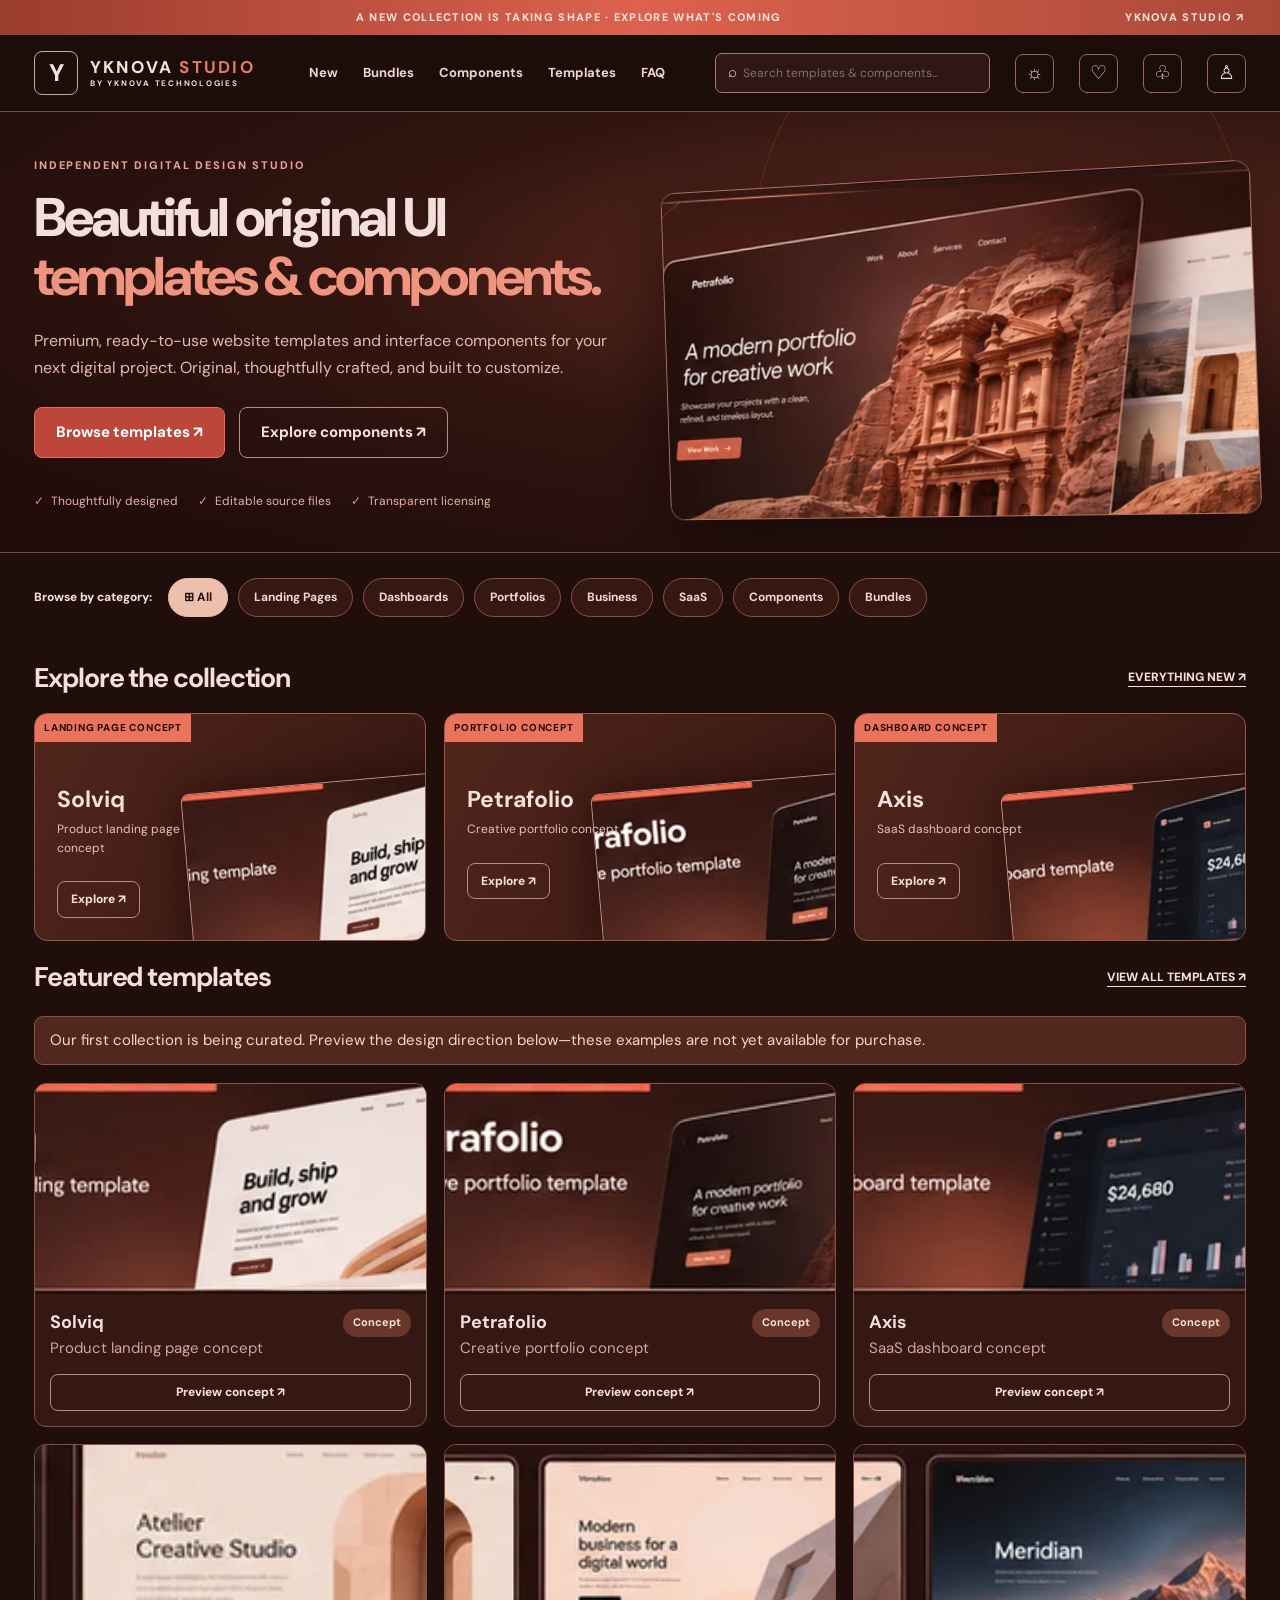
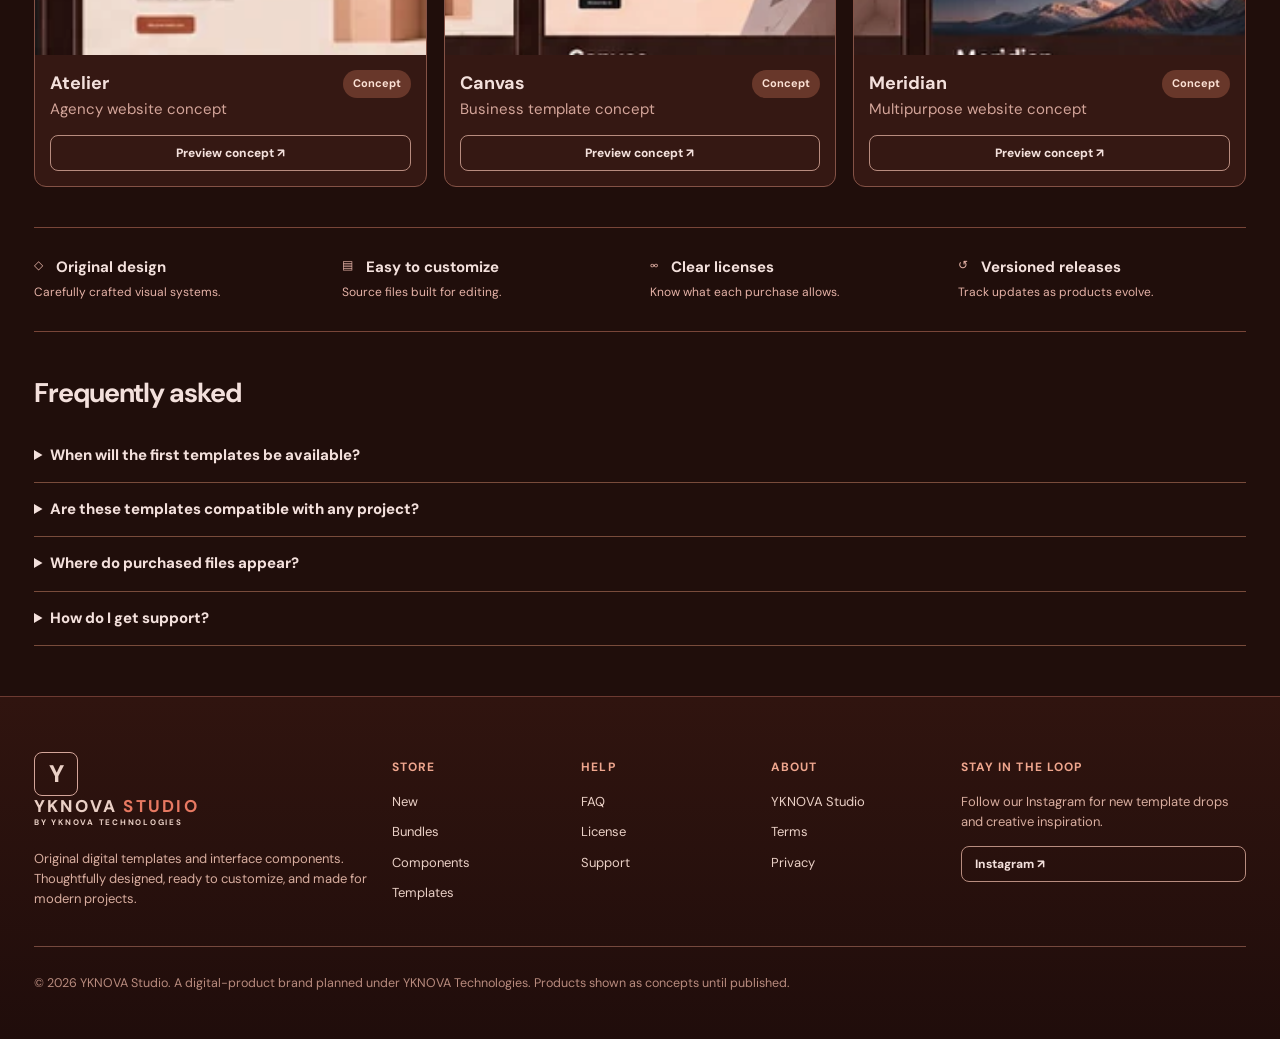
<file: index.html>
<!DOCTYPE html><html lang="en"><head><meta charset="UTF-8"><meta name="viewport" content="width=device-width,initial-scale=1"><meta name="theme-color" content="#200d0a"><meta name="description" content="YKNOVA Studio — original digital templates and interface components."><title>YKNOVA Studio | Templates & Components</title><link rel="preconnect" href="https://fonts.googleapis.com"><link rel="preconnect" href="https://fonts.gstatic.com" crossorigin><link href="https://fonts.googleapis.com/css2?family=DM+Sans:wght@400;500;600;700;800&family=Manrope:wght@400;500;600;700;800&display=swap" rel="stylesheet"><link rel="stylesheet" href="styles.css"></head><body><div id="app"></div><div id="toast" aria-live="polite"></div><script src="config.js"></script><script src="app.js"></script></body></html>
</file>
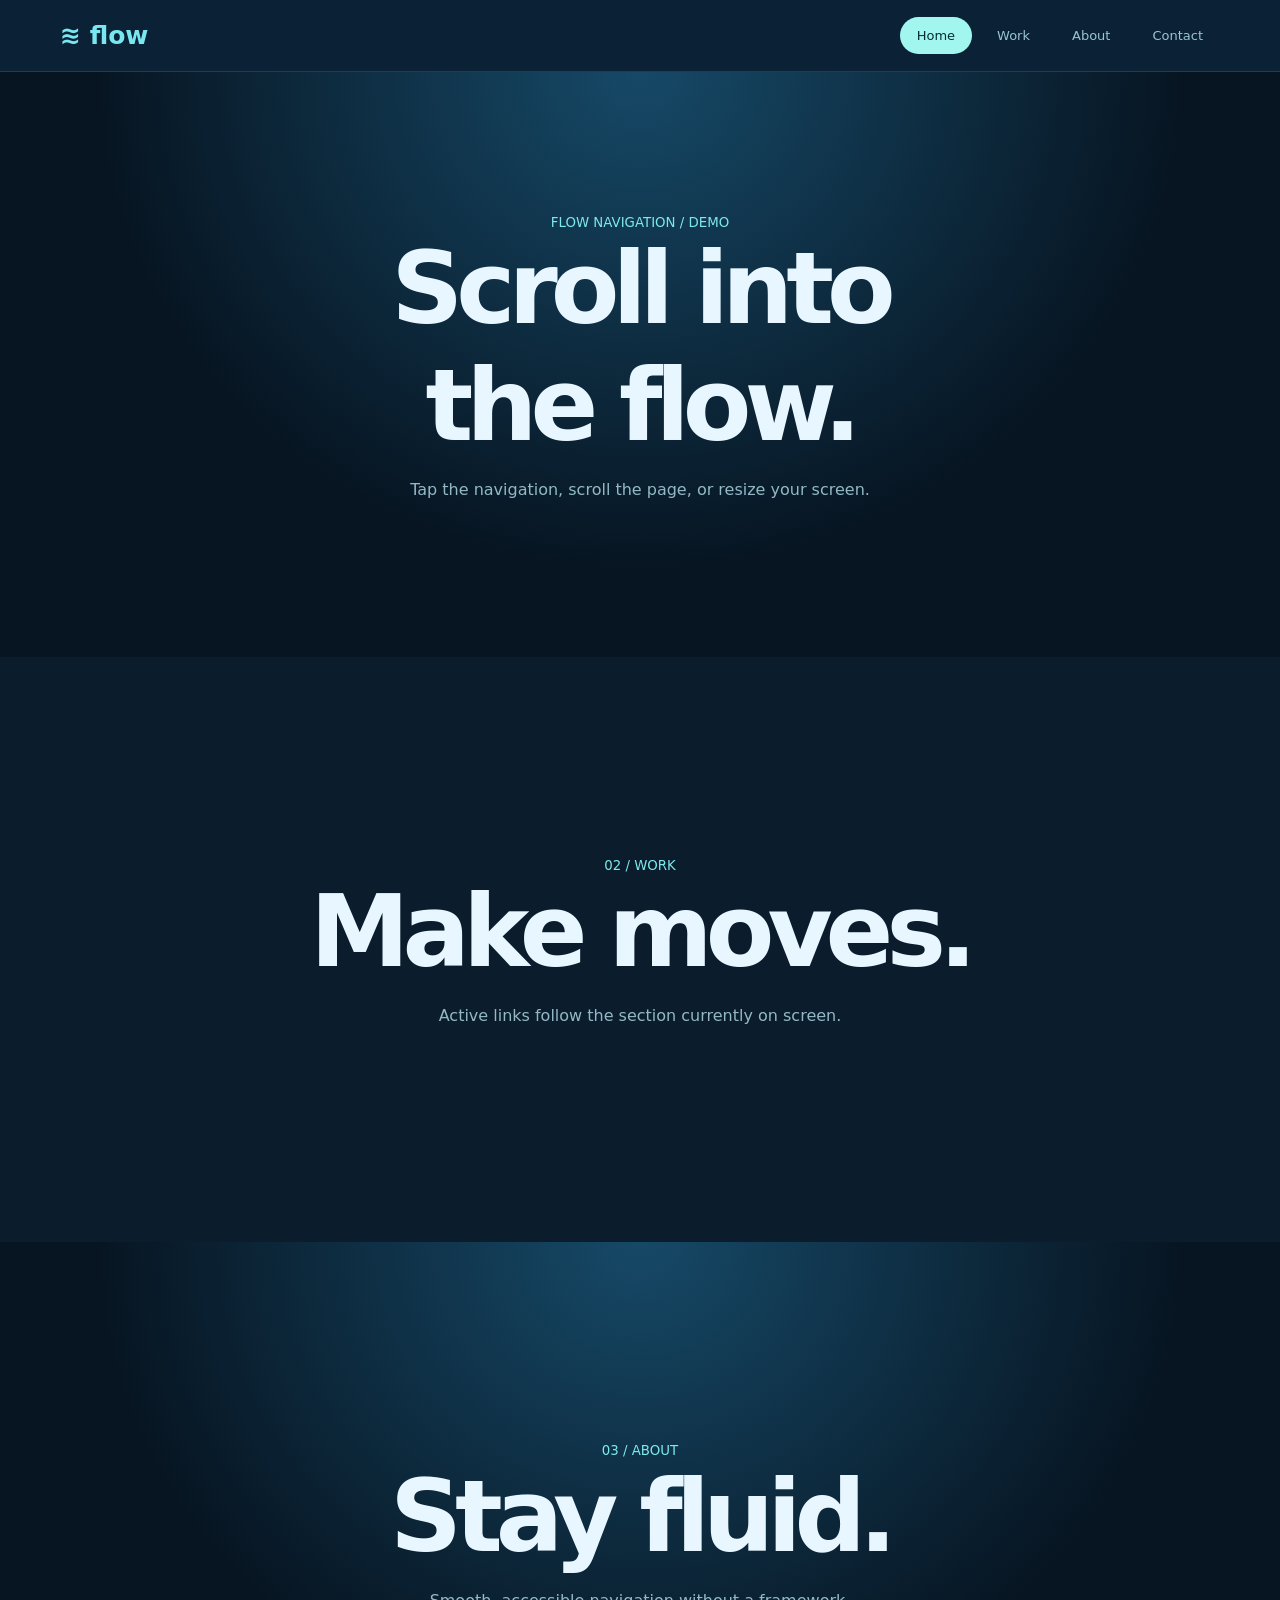
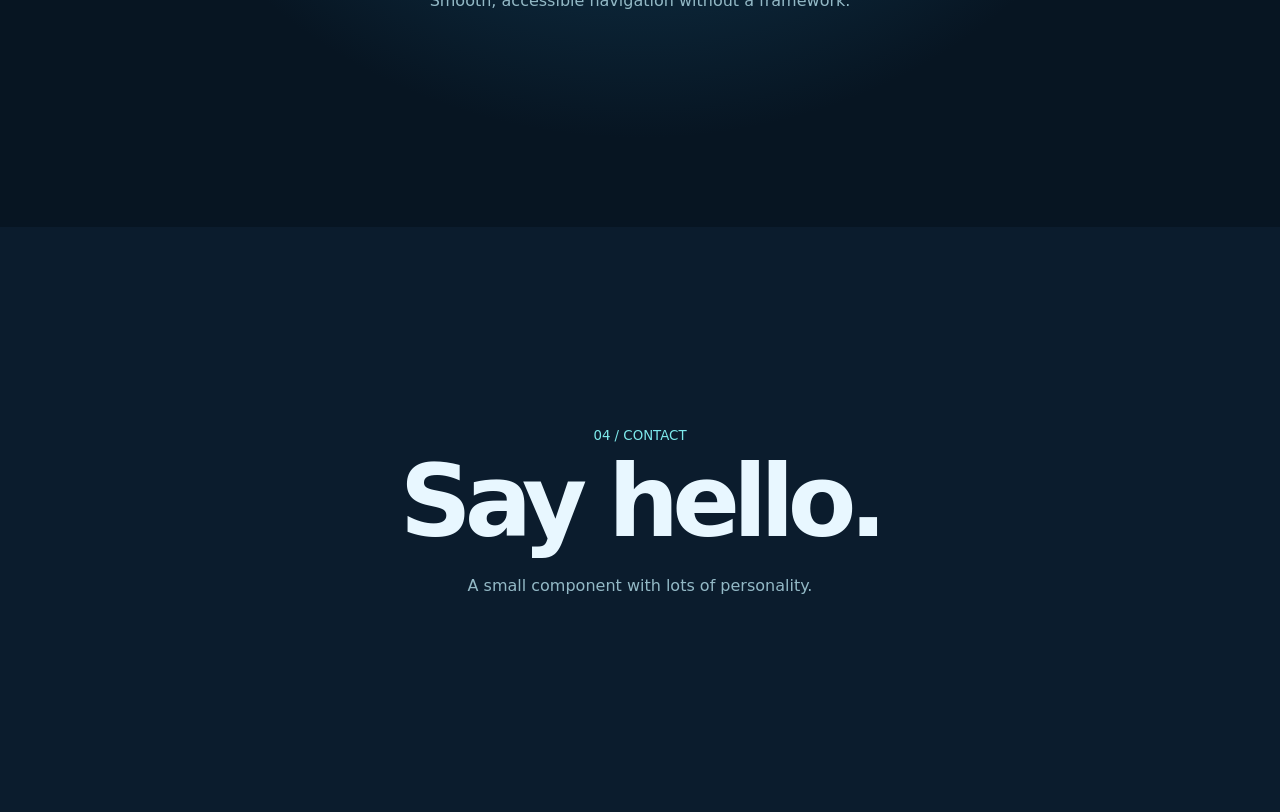
<file: demos/flow-nav.html>
<!DOCTYPE html><html lang="en"><head><meta charset="utf-8"><meta name="viewport" content="width=device-width,initial-scale=1"><title>Flow Navigation</title><style>*{box-sizing:border-box}html{scroll-behavior:smooth}body{margin:0;color:#e8f7ff;background:#071522;font-family:system-ui,Arial}header{position:sticky;top:0;display:flex;align-items:center;justify-content:space-between;gap:20px;padding:17px clamp(18px,5vw,60px);background:#0b2238f0;backdrop-filter:blur(16px);border-bottom:1px solid #47758d55;z-index:5}.logo{color:#78e7f0;font-size:25px;font-weight:800}nav{display:flex;gap:8px}nav a{color:#9bc4d5;text-decoration:none;padding:11px 17px;border-radius:30px;font-size:13px;transition:.25s}nav a.active,nav a:hover{color:#052c37;background:#a1f6f0}#menu{display:none;background:transparent;color:white;border:1px solid #5c9bb2;border-radius:8px;padding:8px 12px}section{min-height:65vh;display:flex;flex-direction:column;align-items:center;justify-content:center;text-align:center;padding:40px;background:radial-gradient(ellipse at top,#164967,transparent 60%)}section:nth-of-type(even){background:#0b1c2d}h1{font-size:clamp(40px,8vw,100px);letter-spacing:-.07em;margin:0}p{color:#93b9c6}small{color:#7de9eb}@media(max-width:620px){#menu{display:block}nav{display:none;position:absolute;left:0;right:0;top:68px;padding:15px;background:#0b2238;flex-direction:column}nav.open{display:flex}}</style></head><body><header><div class="logo">≋ flow</div><button id="menu" aria-controls="nav" aria-expanded="false">☰ Menu</button><nav id="nav"><a class="active" href="#home">Home</a><a href="#work">Work</a><a href="#about">About</a><a href="#contact">Contact</a></nav></header><section id="home"><small>FLOW NAVIGATION / DEMO</small><h1>Scroll into<br>the flow.</h1><p>Tap the navigation, scroll the page, or resize your screen.</p></section><section id="work"><small>02 / WORK</small><h1>Make moves.</h1><p>Active links follow the section currently on screen.</p></section><section id="about"><small>03 / ABOUT</small><h1>Stay fluid.</h1><p>Smooth, accessible navigation without a framework.</p></section><section id="contact"><small>04 / CONTACT</small><h1>Say hello.</h1><p>A small component with lots of personality.</p></section><script>const links=[...document.querySelectorAll('nav a')],menu=document.querySelector('#menu'),nav=document.querySelector('#nav');menu.onclick=()=>{const opened=nav.classList.toggle('open');menu.setAttribute('aria-expanded',String(opened))};links.forEach(a=>a.onclick=()=>{nav.classList.remove('open');menu.setAttribute('aria-expanded','false')});const observer=new IntersectionObserver(entries=>entries.forEach(e=>{if(e.isIntersecting)links.forEach(a=>a.classList.toggle('active',a.hash==='#'+e.target.id))}),{rootMargin:'-25% 0px -55% 0px'});document.querySelectorAll('section').forEach(s=>observer.observe(s));</script></body></html>
</file>
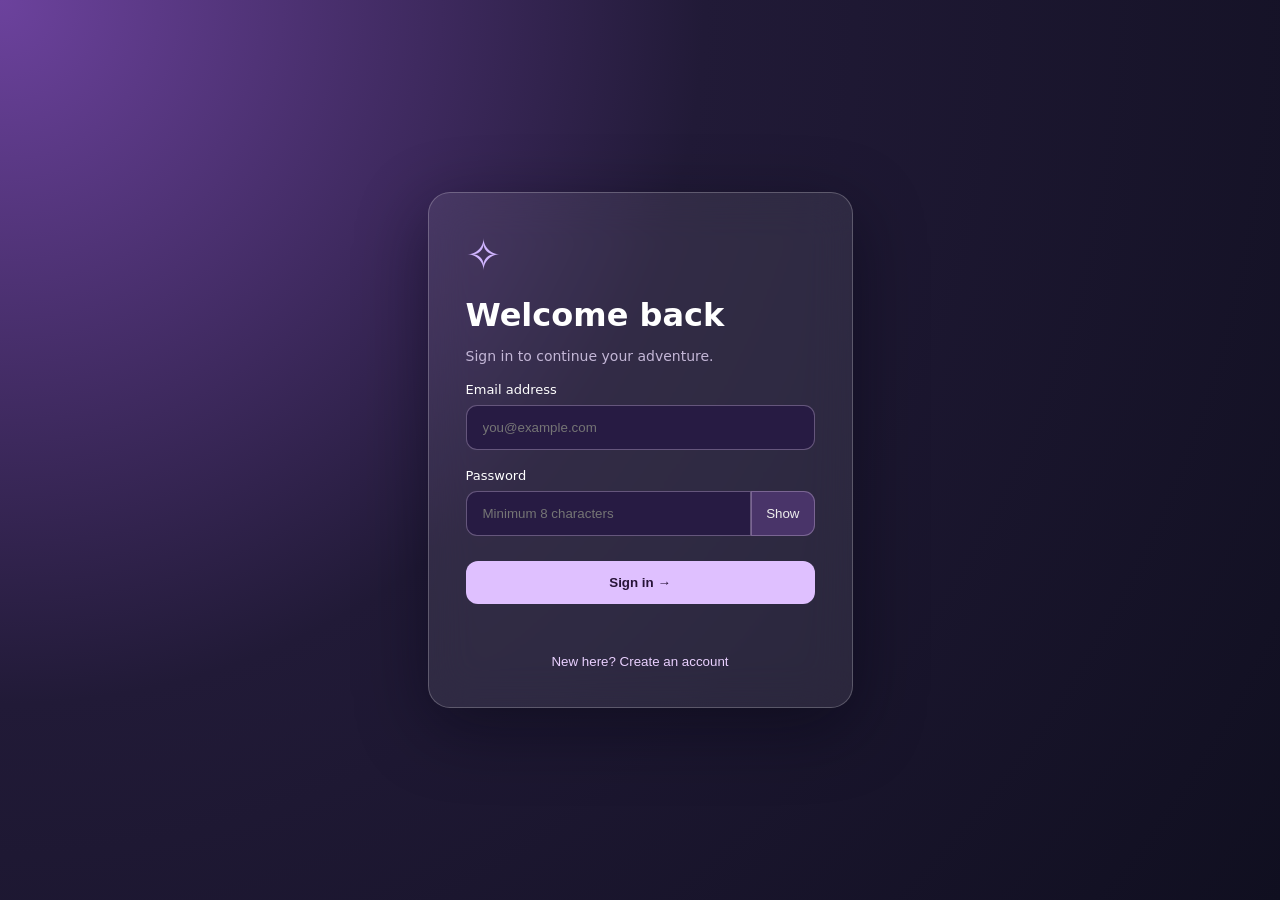
<file: demos/orbit-auth.html>
<!DOCTYPE html><html lang="en"><head><meta charset="utf-8"><meta name="viewport" content="width=device-width,initial-scale=1"><title>Orbit Auth</title><style>*{box-sizing:border-box}body{margin:0;min-height:100vh;background:radial-gradient(circle at 0% 0%,#6c429d,#211a37 45%,#100f20);color:#fff;font-family:system-ui,Arial;display:grid;place-items:center;padding:20px}.card{width:min(100%,425px);border:1px solid #ffffff3a;background:#ffffff14;backdrop-filter:blur(22px);padding:37px;border-radius:22px;box-shadow:0 20px 70px #05041170}.symbol{font-size:43px;color:#d0b5ff}.muted{color:#c4b7d7;font-size:14px}h1{margin:16px 0 6px}label{font-size:13px;display:block;margin:18px 0 8px}input{width:100%;padding:14px 16px;border:1px solid #c4b0d266;border-radius:11px;color:#fff;background:#271b43;outline:0}input:focus{border-color:#e5c7ff}.password{display:flex}.password input{border-radius:11px 0 0 11px}.password button{background:#493469;color:#eee;border:1px solid #c4b0d266;border-radius:0 11px 11px 0;padding:0 14px}.submit{width:100%;background:#dfc0ff;color:#271337;border:0;padding:14px;border-radius:12px;font-weight:800;margin-top:25px;cursor:pointer}.toggle{display:block;color:#e9d0ff;border:0;background:none;margin:18px auto 0;cursor:pointer}.msg{font-size:12px;margin-top:15px;min-height:16px}.ok{color:#c6ffc6}.error{color:#ffd1da}</style></head><body><form class="card" id="form" novalidate><div class="symbol">✧</div><h1 id="heading">Welcome back</h1><p class="muted" id="lead">Sign in to continue your adventure.</p><label for="email">Email address</label><input id="email" type="email" autocomplete="email" placeholder="you@example.com" required><label for="password">Password</label><div class="password"><input id="password" type="password" autocomplete="current-password" placeholder="Minimum 8 characters" minlength="8" required><button type="button" id="show" aria-label="Show password">Show</button></div><button type="submit" class="submit" id="submit">Sign in →</button><div class="msg" id="msg" role="status" aria-live="polite"></div><button type="button" class="toggle" id="toggle">New here? Create an account</button></form><script>let signup=false;const q=id=>document.getElementById(id);q('show').onclick=()=>{const p=q('password');p.type=p.type==='password'?'text':'password';q('show').textContent=p.type==='password'?'Show':'Hide'};q('toggle').onclick=()=>{signup=!signup;q('heading').textContent=signup?'Create your account':'Welcome back';q('lead').textContent=signup?'A beautiful beginning starts here.':'Sign in to continue your adventure.';q('submit').textContent=signup?'Create account →':'Sign in →';q('toggle').textContent=signup?'Already registered? Sign in':'New here? Create an account';q('msg').textContent=''};q('form').onsubmit=e=>{e.preventDefault();const valid=q('email').validity.valid&&q('password').value.length>=8;q('msg').className='msg '+(valid?'ok':'error');q('msg').textContent=valid?'Looks great! UI demo only — connect your own authentication backend.':'Enter a valid email and a password of at least 8 characters.'};</script></body></html>
</file>
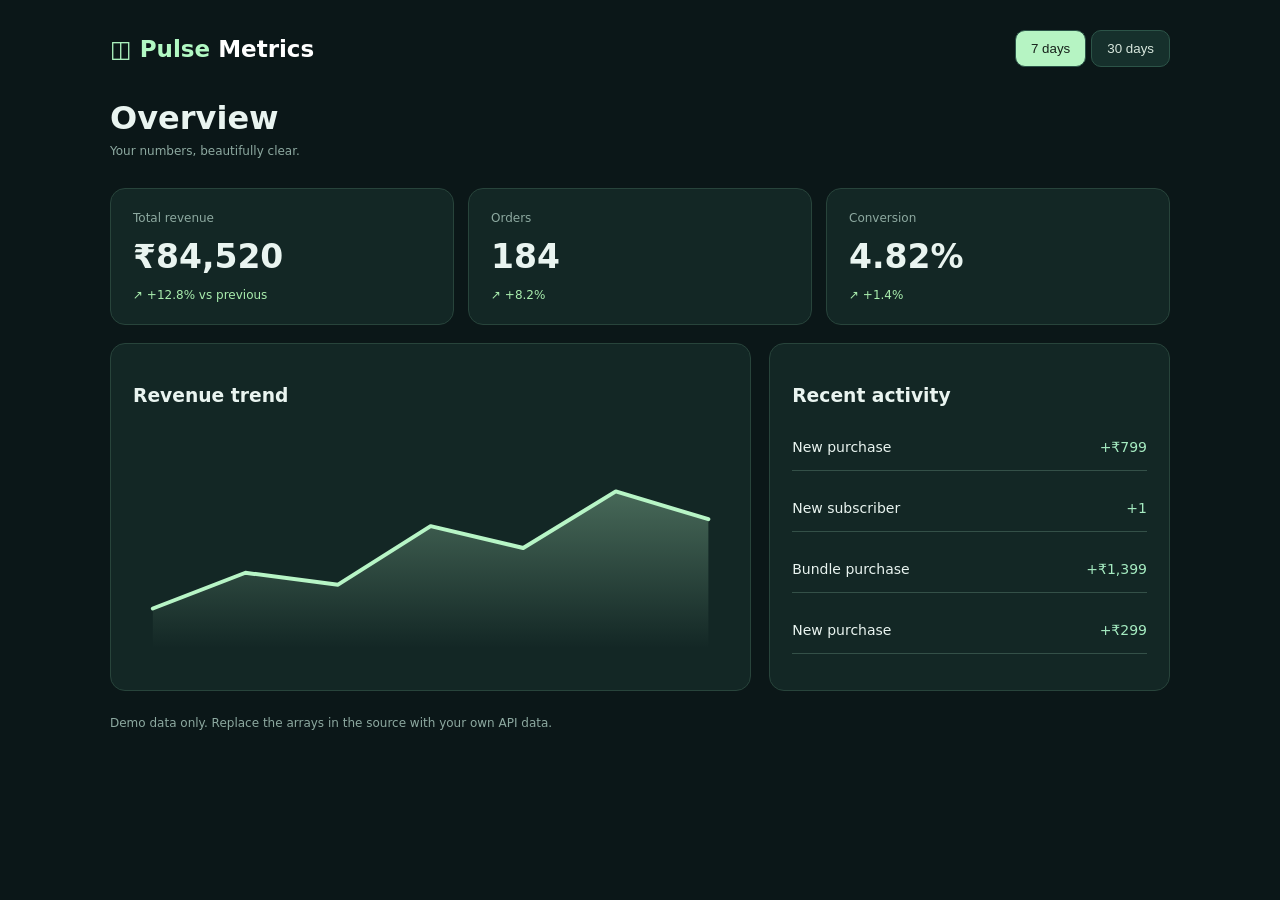
<file: demos/pulse-metrics.html>
<!DOCTYPE html><html lang="en"><head><meta charset="utf-8"><meta name="viewport" content="width=device-width,initial-scale=1"><title>Pulse Metrics</title><style>*{box-sizing:border-box}body{margin:0;background:#0b1718;color:#e9f4f0;font-family:system-ui,Arial}.wrap{max-width:1120px;margin:auto;padding:30px}.head{display:flex;justify-content:space-between;align-items:center;gap:16px;flex-wrap:wrap}.logo{font-size:23px;font-weight:800;color:#b2f9c3}.small{font-size:12px;color:#8da9a0}h1{margin:32px 0 7px}button{cursor:pointer;border-radius:10px;background:#16302c;border:1px solid #2c5448;color:#d7e6dc;padding:10px 15px}button.active{background:#b6f4c3;color:#17231b}.kpis{display:grid;grid-template-columns:repeat(3,1fr);gap:14px;margin-top:30px}.tile,.chart,.activity{background:#132725;border:1px solid #28443b;border-radius:15px;padding:22px}.value{font-size:33px;font-weight:800;margin:12px 0}.up{font-size:12px;color:#a9eeae}section{display:grid;grid-template-columns:1.6fr 1fr;gap:18px;margin-top:18px}.chart svg{width:100%;height:240px;overflow:visible}.activity p{padding:15px 0;border-bottom:1px solid #345048;font-size:14px}.activity span{float:right;color:#a5ebc1}@media(max-width:650px){.kpis,section{grid-template-columns:1fr}.wrap{padding:18px}}</style></head><body><div class="wrap"><div class="head"><div class="logo">◫ Pulse <span style="color:white">Metrics</span></div><div><button class="active" data-view="week">7 days</button> <button data-view="month">30 days</button></div></div><h1>Overview</h1><div class="small">Your numbers, beautifully clear.</div><div class="kpis"><div class="tile"><div class="small">Total revenue</div><div class="value" id="rev">₹84,520</div><div class="up">↗ +12.8% vs previous</div></div><div class="tile"><div class="small">Orders</div><div class="value" id="orders">184</div><div class="up">↗ +8.2%</div></div><div class="tile"><div class="small">Conversion</div><div class="value" id="conv">4.82%</div><div class="up">↗ +1.4%</div></div></div><section><div class="chart"><h3>Revenue trend</h3><svg viewBox="0 0 600 220" role="img" aria-label="Revenue trend line"><defs><linearGradient id="shade" x1="0" y1="0" x2="0" y2="1"><stop stop-color="#b7f5c6" stop-opacity=".32"/><stop offset="1" stop-color="#b7f5c6" stop-opacity="0"/></linearGradient></defs><path id="area" fill="url(#shade)"/><polyline id="line" fill="none" stroke="#b7f5c6" stroke-width="4" stroke-linecap="round" stroke-linejoin="round"/></svg></div><div class="activity"><h3>Recent activity</h3><p>New purchase <span>+₹799</span></p><p>New subscriber <span>+1</span></p><p>Bundle purchase <span>+₹1,399</span></p><p>New purchase <span>+₹299</span></p></div></section><p class="small" style="margin-top:25px">Demo data only. Replace the arrays in the source with your own API data.</p></div><script>const points={week:[35,71,59,118,96,153,125],month:[55,32,77,92,74,110,135,106,157,137,184,171]};function draw(k){const values=points[k],pts=values.map((v,i)=>`${20+i*560/(values.length-1)},${210-v}`).join(' ');document.getElementById('line').setAttribute('points',pts);document.getElementById('area').setAttribute('d',`M ${pts.replaceAll(' ',' L ')} L 580,215 L 20,215 Z`);document.getElementById('rev').textContent=k==='week'?'₹84,520':'₹3,47,910';document.getElementById('orders').textContent=k==='week'?'184':'742';document.getElementById('conv').textContent=k==='week'?'4.82%':'5.16%'}document.querySelectorAll('button').forEach(b=>b.onclick=()=>{document.querySelectorAll('button').forEach(x=>x.classList.remove('active'));b.classList.add('active');draw(b.dataset.view)});draw('week')</script></body></html>
</file>
<file: styles.css>
:root{--bg:#200e0b;--bg2:#301510;--panel:#3b1b15;--panel2:#49231b;--panel3:#51291f;--border:#815144;--text:#f3e0dc;--muted:#d4a59a;--accent:#bc4639;--accent2:#e66d59;--blue:#4285f4;--shell:1450px;--radius:14px}*{box-sizing:border-box}html{scroll-behavior:smooth}body{margin:0;background:var(--bg);color:var(--text);font:15px/1.55 'DM Sans',sans-serif}body::selection{background:#bc4639;color:#fff}a{color:inherit;text-decoration:none}button,input,select,textarea{font:inherit}button{cursor:pointer}button:disabled{cursor:not-allowed;opacity:.52}img{max-width:100%;display:block}input,select,textarea{background:#2b120f;border:1px solid #875344;color:var(--text);padding:12px 14px;border-radius:9px;outline:none;width:100%}input:focus,select:focus,textarea:focus{border-color:#ed9079;box-shadow:0 0 0 3px #bc463933}input[type=file]{padding:18px;border-style:dashed}input[type=checkbox]{width:auto}label{display:block;font-weight:600;font-size:12px;margin-bottom:7px;color:#f8dcd2}.page{min-height:100vh}.wrap{max-width:var(--shell);margin:auto;padding:0 34px}.announce{text-align:center;background:linear-gradient(90deg,#9a3c2f,#dd624d,#a94837);padding:9px 12px;text-transform:uppercase;letter-spacing:.12em;font-size:11px;font-weight:800}.announce span{float:right;margin-right:24px}.topnav{position:sticky;top:0;z-index:40;background:#1b0d0bec;border-bottom:1px solid #7d493e;backdrop-filter:blur(18px)}.navinner{height:76px;display:flex;align-items:center;gap:25px}.brand{display:flex;align-items:center;gap:12px;white-space:nowrap}.brandmark{border:1px solid #d4a59a;border-radius:8px;display:grid;place-items:center;font-size:24px;font-weight:800;width:44px;height:44px}.brandstrong{font-size:17px;letter-spacing:.13em;font-weight:800;line-height:1.2}.brandstrong b{color:#e87962}.brandsub{font-size:8px;letter-spacing:.22em;font-weight:700}.navlinks{display:flex;gap:25px;margin-left:auto;align-items:center}.navlinks a{font-size:13px;font-weight:700;color:#f2d6ce}.navlinks a:hover{color:#f18b73}.navsearch{display:flex;align-items:center;border:1px solid #aa796b;border-radius:7px;padding:0 12px;width:275px;background:#311713}.navsearch input{border:0;background:none;box-shadow:none;padding:10px 6px;font-size:12px}.navsearch input:focus{box-shadow:none}.iconbtn{border:1px solid #966557;border-radius:8px;background:transparent;color:var(--text);width:39px;height:39px;font-size:19px;display:grid;place-items:center;position:relative}.iconbtn:hover,.ghost:hover{background:#6a3127}.count{position:absolute;right:-7px;top:-8px;background:var(--accent2);color:#fff;border-radius:30px;padding:1px 6px;font-size:10px}.btn{background:var(--accent);border:1px solid var(--accent2);color:#fff;border-radius:8px;padding:13px 21px;font-weight:800;display:inline-flex;align-items:center;justify-content:center;gap:12px;transition:transform .15s,background .15s}.btn:hover{background:#d75846;transform:translateY(-1px)}.btn.secondary{background:transparent;color:var(--text);border-color:#b88c7f}.btn.secondary:hover{background:#583027}.btn.blue{background:var(--blue);border-color:#6c9df7}.btn.small{padding:8px 13px;font-size:12px}.btn.full{width:100%}.btn[disabled]{transform:none}.hero{background:radial-gradient(ellipse at 78% 36%,#6e3125 0,#321510 45%,#210d0b 86%);min-height:440px;position:relative;overflow:hidden;border-bottom:1px solid #794638}.hero-inner{display:grid;grid-template-columns:50% 50%;min-height:440px;align-items:center;position:relative}.hero-copy{z-index:2;padding:40px 0}.eyebrow{text-transform:uppercase;letter-spacing:.17em;color:#e7a391;font-size:11px;font-weight:800}.hero h1{font-size:clamp(38px,4.25vw,68px);line-height:1.08;letter-spacing:-.055em;max-width:690px;margin:13px 0 20px;font-weight:800}.hero h1 em{font-style:normal;color:#ef957f}.hero p{max-width:590px;color:#e4b9ae;font-size:16px;line-height:1.7}.hero-actions{display:flex;gap:14px;margin-top:26px}.hero-checks{display:flex;gap:20px;color:#e7b3a5;font-size:12px;margin-top:34px;flex-wrap:wrap}.hero-checks span:before{content:'✓';color:#f08e79;margin-right:7px}.hero-visual{align-self:stretch;display:flex;align-items:center;justify-content:center;padding:30px 0 0 12px;position:relative}.hero-visual::before{content:'';width:490px;height:490px;border:1px solid #bc463955;border-radius:50%;position:absolute;right:0;top:-120px}.hero-visual img{width:100%;height:340px;object-fit:cover;object-position:center;border-radius:15px;border:1px solid #ae7060;transform:perspective(900px) rotateY(-7deg) rotate(-2deg);box-shadow:0 25px 80px #09030399}.filterbar{display:flex;gap:10px;align-items:center;flex-wrap:wrap;padding:25px 0}.filterbar span{font-weight:800;font-size:12px;margin-right:6px}.chip{border:1px solid #895244;color:#f2d9d1;background:#351812;padding:9px 15px;border-radius:30px;font-size:12px;font-weight:700}.chip.active,.chip:hover{background:#ecc0ad;color:#25110e;border-color:#ecc0ad}.sectionhead{display:flex;align-items:center;justify-content:space-between;margin:15px 0}.sectionhead h2{font-size:27px;letter-spacing:-.04em;margin:0}.sectionhead a{font-size:12px;font-weight:800;text-decoration:underline;text-underline-offset:5px}.featured{display:grid;grid-template-columns:repeat(3,1fr);gap:18px}.featcard{min-height:210px;border:1px solid #935b4c;background:linear-gradient(120deg,#51261c,#351611);border-radius:13px;position:relative;overflow:hidden;padding:22px}.featcard h3{font-size:23px;margin:46px 0 2px}.featcard p{margin:0;font-size:12px;color:#eac0b4}.featcard img{position:absolute;right:-18%;bottom:-10px;width:79%;height:75%;object-fit:cover;transform:rotate(-5deg);border:1px solid #c18e7e;border-radius:8px;box-shadow:0 0 45px #12040190}.featcard .featinfo{position:relative;z-index:2;width:50%}.pilltag{font-size:10px;font-weight:800;letter-spacing:.08em;background:#ea735e;color:#250d08;padding:6px 9px;position:absolute;left:0;top:0}.featcard button{margin-top:24px}.products{display:grid;grid-template-columns:repeat(3,1fr);gap:17px;margin-bottom:30px}.product{border:1px solid #845246;background:#351813;border-radius:12px;overflow:hidden;transition:border .2s,transform .2s}.product:hover{transform:translateY(-3px);border-color:#e4907b}.thumb{height:210px;position:relative;background:linear-gradient(140deg,#432019,#6b362a);overflow:hidden}.thumb img{width:100%;height:100%;object-fit:cover}.thumb.empty{display:flex;align-items:center;justify-content:center;color:#f1c5b5;background:radial-gradient(circle at 70% 20%,#965441,#3e1b16 65%)}.thumb.empty:after{content:'COMING SOON';font-size:11px;letter-spacing:.25em;border:1px solid #bf8b77;padding:17px}.productbody{padding:15px}.productbody h3{font-size:18px;margin:0}.muted{color:var(--muted)}.productmeta{display:flex;justify-content:space-between;gap:10px;font-size:12px}.productactions{display:flex;gap:8px;margin-top:14px}.productactions .btn{flex:1}.benefits{display:grid;grid-template-columns:repeat(4,1fr);gap:20px;border-top:1px solid #784538;border-bottom:1px solid #784538;padding:28px 0;margin:40px 0}.benefits b{display:block}.benefits span{font-size:12px;color:#e5b2a7}.benefit-ico{font-size:24px;color:#ee9b82;float:left;margin-right:13px}.footer{background:linear-gradient(#30140f,#200d0b);border-top:1px solid #6d3a31;margin-top:50px;padding:45px 0}.footgrid{display:grid;grid-template-columns:2fr 1fr 1fr 1fr 1.7fr;gap:22px}.footgrid h4{color:#efa68e;text-transform:uppercase;letter-spacing:.09em;font-size:12px}.footgrid a{display:block;font-size:13px;margin:10px 0;color:#ead0c6}.footgrid p{color:#d8ad9f;font-size:13px}.footer small{color:#b88b7e}.subscribe{display:flex;gap:7px}.subscribe .btn{padding:9px}.empty-state{padding:64px 20px;text-align:center;border:1px dashed #885044;border-radius:15px;background:#361912;color:#e7b2a5}.empty-state h3{color:#fff;margin:10px 0}.footer .brand{margin-bottom:20px}.layout{display:flex;min-height:100vh;background:radial-gradient(ellipse at 85% 4%,#673024,#2b110d 50%,#210c09)}.sidebar{width:244px;flex-shrink:0;background:linear-gradient(160deg,#28100d,#421d15);border-right:1px solid #805043;padding:28px 14px;position:sticky;top:0;height:100vh;overflow:auto}.sidebar .brand{margin-bottom:36px;padding:0 6px}.sidecap{text-transform:uppercase;color:#e3a087;font-size:11px;letter-spacing:.15em;font-weight:800;margin:24px 14px}.sidenav{display:block;width:100%;text-align:left;padding:13px 15px;color:#f2d5cc;border:0;background:transparent;border-radius:10px;font-weight:700;margin:4px 0}.sidenav:hover,.sidenav.active{background:linear-gradient(90deg,#c45a45,#853d2d);color:white}.portmain{flex:1;min-width:0;padding:24px 28px 60px;max-width:1600px}.porthead{display:flex;justify-content:space-between;align-items:center;margin-bottom:22px;gap:12px}.porthead h1{margin:0;font-size:32px;letter-spacing:-.04em}.porthead p{margin:0;color:var(--muted)}.porthead .header-actions{display:flex;align-items:center;gap:12px}.kpis{display:grid;grid-template-columns:repeat(4,minmax(0,1fr));gap:13px;margin:18px 0}.panel,.kpi{border:1px solid #875042;border-radius:12px;background:linear-gradient(125deg,#482219,#361610);padding:20px;min-width:0}.kpi .number{font-size:29px;font-weight:800;letter-spacing:-.04em;margin-top:8px}.kpi .muted{font-size:12px}.panels2{display:grid;grid-template-columns:minmax(0,1.25fr) minmax(0,.9fr);gap:16px}.panel h2,.panel h3{margin:0 0 15px;font-size:20px}.panel p{color:#d9a99d}.panel .row{display:flex;align-items:center;justify-content:space-between;gap:12px}.tablewrap{overflow:auto}table{width:100%;border-collapse:collapse;text-align:left;font-size:12px}th{color:#d4a59a;font-size:10px;letter-spacing:.1em;text-transform:uppercase}th,td{padding:12px 9px;border-bottom:1px solid #674037}td{color:#f3dbd3}.status{display:inline-block;border-radius:25px;padding:3px 8px;background:#654c2b;color:#f3daac;font-size:11px}.status.paid,.status.published{background:#32523b;color:#d2ffde}.status.draft,.status.pending{background:#68402b;color:#ffd9ad}.formgrid{display:grid;grid-template-columns:repeat(2,1fr);gap:14px}.field{margin-bottom:15px}.field.wide{grid-column:1/-1}.field textarea{min-height:110px}.adminform{max-width:980px}.rightpanel{padding:25px}.empty-chart{height:190px;display:flex;align-items:flex-end;gap:4%;padding:22px 5px 8px;background:linear-gradient(180deg,transparent,#6d31281c);border-bottom:1px solid #ac7665}.empty-chart div{background:linear-gradient(#ee8e72,#8e4032);width:10%;border-radius:7px 7px 0 0;min-height:2px}.portcards{display:grid;grid-template-columns:repeat(3,minmax(0,1fr));gap:13px}.library-card{border:1px solid #815144;background:#3b1b15;border-radius:11px;overflow:hidden}.library-card img{height:145px;width:100%;object-fit:cover}.library-card .info{padding:15px}.library-card h3{margin:0}.library-card .btn{margin-top:12px}.cartlayout{display:grid;grid-template-columns:1.1fr .9fr;gap:17px;padding-top:25px}.checkout-hero{background:radial-gradient(ellipse at 90% 30%,#854031,#270e0a 75%);padding:36px 0;border-bottom:1px solid #784539}.checkout-hero h1{font-size:clamp(35px,4vw,59px);letter-spacing:-.045em;margin:0}.cartitem{display:flex;gap:15px;align-items:center;border-bottom:1px solid #704237;padding:20px 0}.cartitem img{width:125px;height:75px;object-fit:cover;border-radius:9px}.cartitem strong{font-size:17px}.cartitem .end{margin-left:auto;display:flex;gap:12px;align-items:center}.summary{margin-top:20px}.summary .row{display:flex;justify-content:space-between;padding:9px 0}.summary .total{background:#784034;padding:15px;border-radius:8px;font-size:20px;font-weight:800}.authbox{max-width:470px;margin:75px auto;padding:30px}.form-error{color:#ff9b8c;font-size:12px;margin:8px 0}.authbox h1{margin:0 0 18px}.tiny{font-size:12px;color:#d4a59a}.link{border:0;background:none;color:#f9b09e;text-decoration:underline;padding:0;font-weight:700}.modalshade{position:fixed;inset:0;z-index:90;background:#0a0303cc;display:flex;align-items:center;justify-content:center;padding:18px}.modal{background:#371712;border:1px solid #925d4e;border-radius:15px;width:min(740px,100%);max-height:92vh;overflow:auto;padding:26px;box-shadow:0 30px 130px #000c}.modal .x{float:right}.modalpreview{width:100%;height:310px;object-fit:cover;border-radius:10px;margin:15px 0}.banner{border:1px solid #895347;background:#51281e;color:#f9d7c8;padding:12px 15px;border-radius:9px;margin:18px 0}.badge{padding:5px 10px;background:#68372a;color:#fbe1d5;border-radius:30px;font-size:11px;font-weight:700}.mobile-toggle{display:none}.demo-banner{padding:8px;background:#432018;text-align:center;color:#f4c8b8;font-size:12px}.toast{position:fixed;z-index:999;bottom:24px;right:24px;background:#e6c2b2;color:#2b100c;padding:14px 20px;border-radius:9px;box-shadow:0 10px 55px #0009}.faq details{border-bottom:1px solid #784b3b;padding:15px 0}.faq summary{font-weight:800;cursor:pointer}.loader{padding:40px;text-align:center;color:#e7b3a5}hr{border:0;border-top:1px solid #75483d;margin:24px 0}.backlink{color:#f7b2a1;font-size:12px}.porthead .small-screen{display:none}@media(max-width:1180px){.navlinks{gap:14px}.navsearch{width:200px}.hero-inner{grid-template-columns:55% 45%}.hero h1{font-size:49px}.footgrid{grid-template-columns:repeat(3,1fr)}.portcards{grid-template-columns:repeat(2,1fr)}}@media(max-width:850px){.wrap{padding:0 18px}.navinner{gap:10px;height:66px}.navlinks,.navsearch{display:none}.brandstrong{font-size:13px}.brandmark{width:37px;height:37px}.iconbtn{width:35px;height:35px}.navinner .spacer{flex:1}.mobile-toggle{display:grid}.mobilelinks{display:flex;flex-direction:column;padding:14px 18px;gap:10px;border-top:1px solid #60372c}.hero-inner{grid-template-columns:1fr}.hero-copy{padding:48px 0 20px}.hero h1{font-size:clamp(38px,9vw,58px)}.hero-visual{padding:0 0 30px}.hero-visual img{height:235px;transform:none}.featured,.products{grid-template-columns:repeat(2,minmax(0,1fr))}.benefits{grid-template-columns:repeat(2,1fr)}.sidebar{width:76px;padding:12px 8px}.sidebar .brand .brandtxt,.sidecap,.sidenav .navtxt{display:none}.sidebar .brand{padding:0;margin:10px 8px 25px}.sidenav{text-align:center;font-size:19px;padding:11px}.portmain{padding:18px 14px}.kpis{grid-template-columns:repeat(2,1fr)}.panels2,.cartlayout{grid-template-columns:1fr}.porthead h1{font-size:25px}}@media(max-width:570px){.hero-actions{flex-wrap:wrap}.featured,.products,.portcards{grid-template-columns:1fr}.footgrid{grid-template-columns:repeat(2,1fr)}.benefits{grid-template-columns:1fr}.formgrid{grid-template-columns:1fr}.field.wide{grid-column:auto}.kpis{gap:8px}.kpi{padding:12px}.kpi .number{font-size:23px}.cartitem img{width:80px;height:70px}.cartitem{gap:9px}.cartitem strong{font-size:13px}.porthead{align-items:start}.sidebar{width:57px}.sidebar .brandmark{width:31px;height:31px;font-size:16px}.sidecap{display:none}.sidenav{font-size:16px;padding:8px 3px}.portmain{padding:14px 9px}.panel{padding:14px}.announce span{display:none}}
</file>
